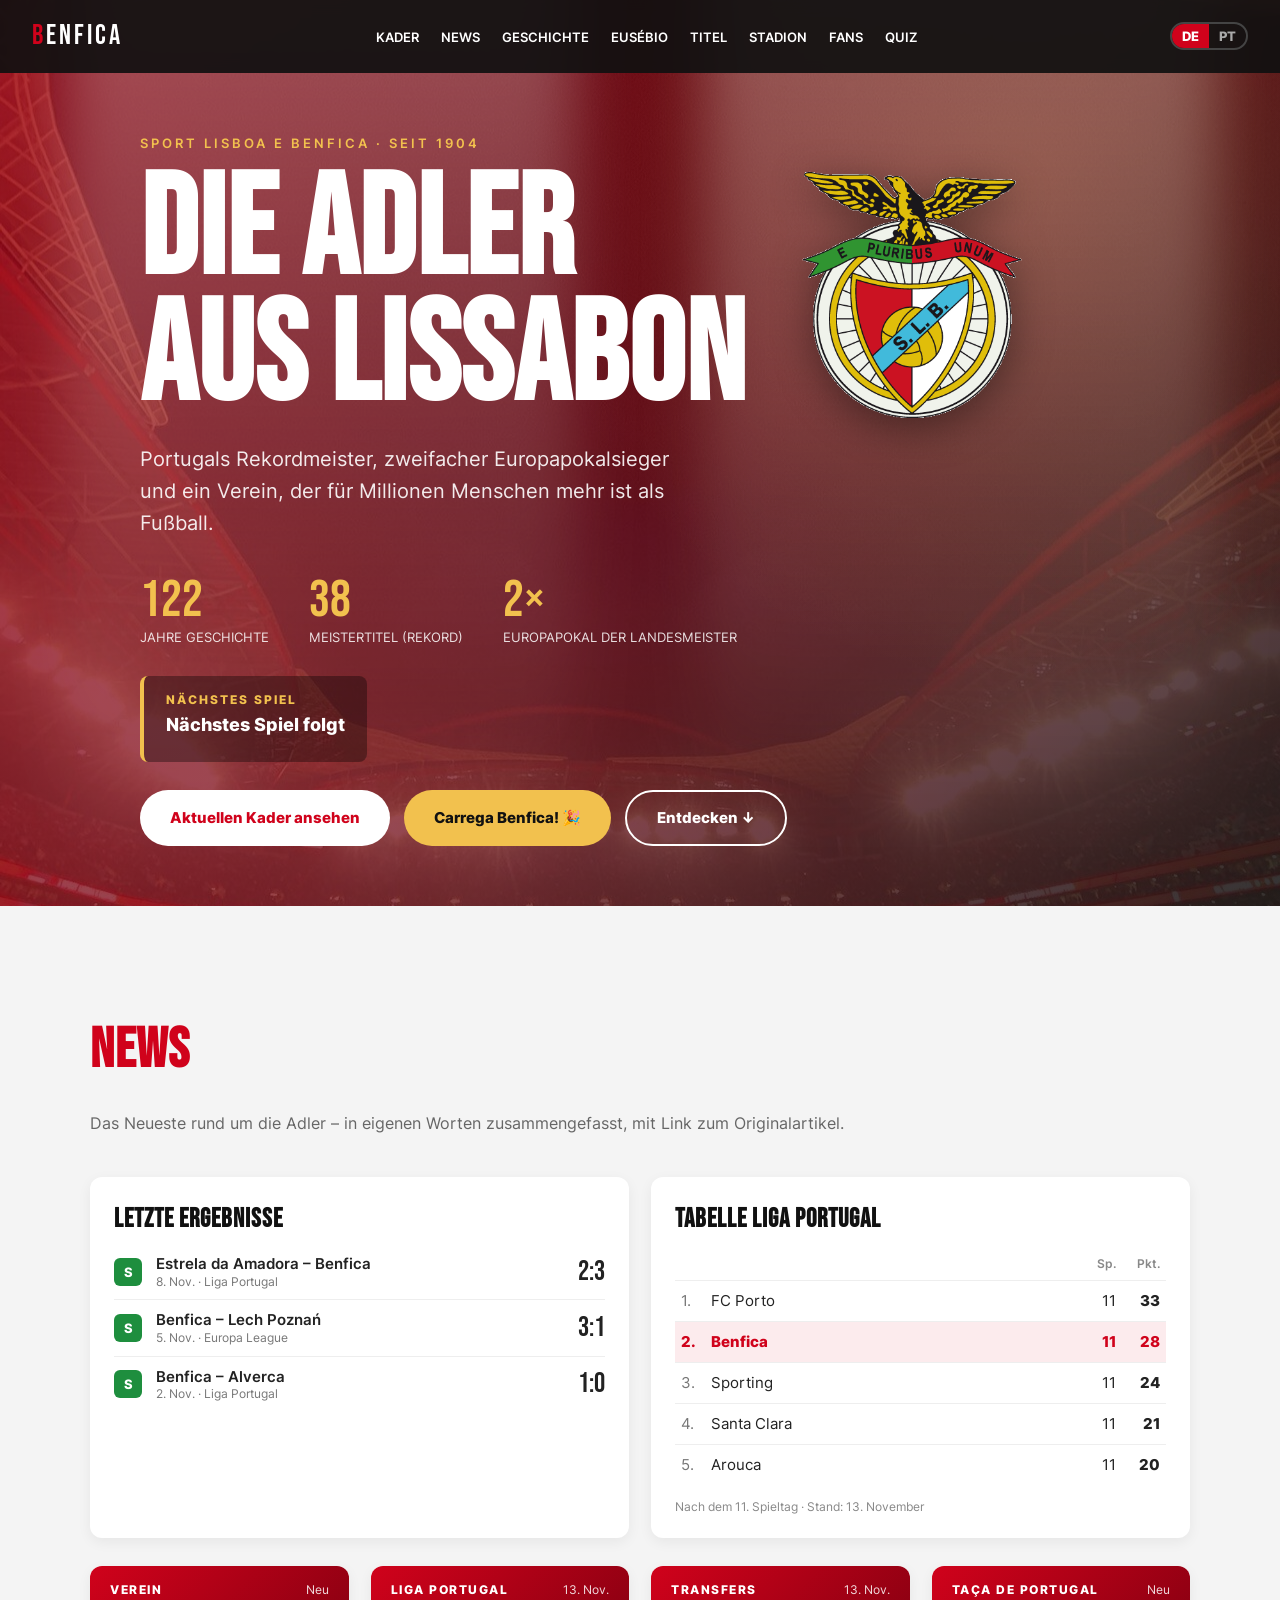
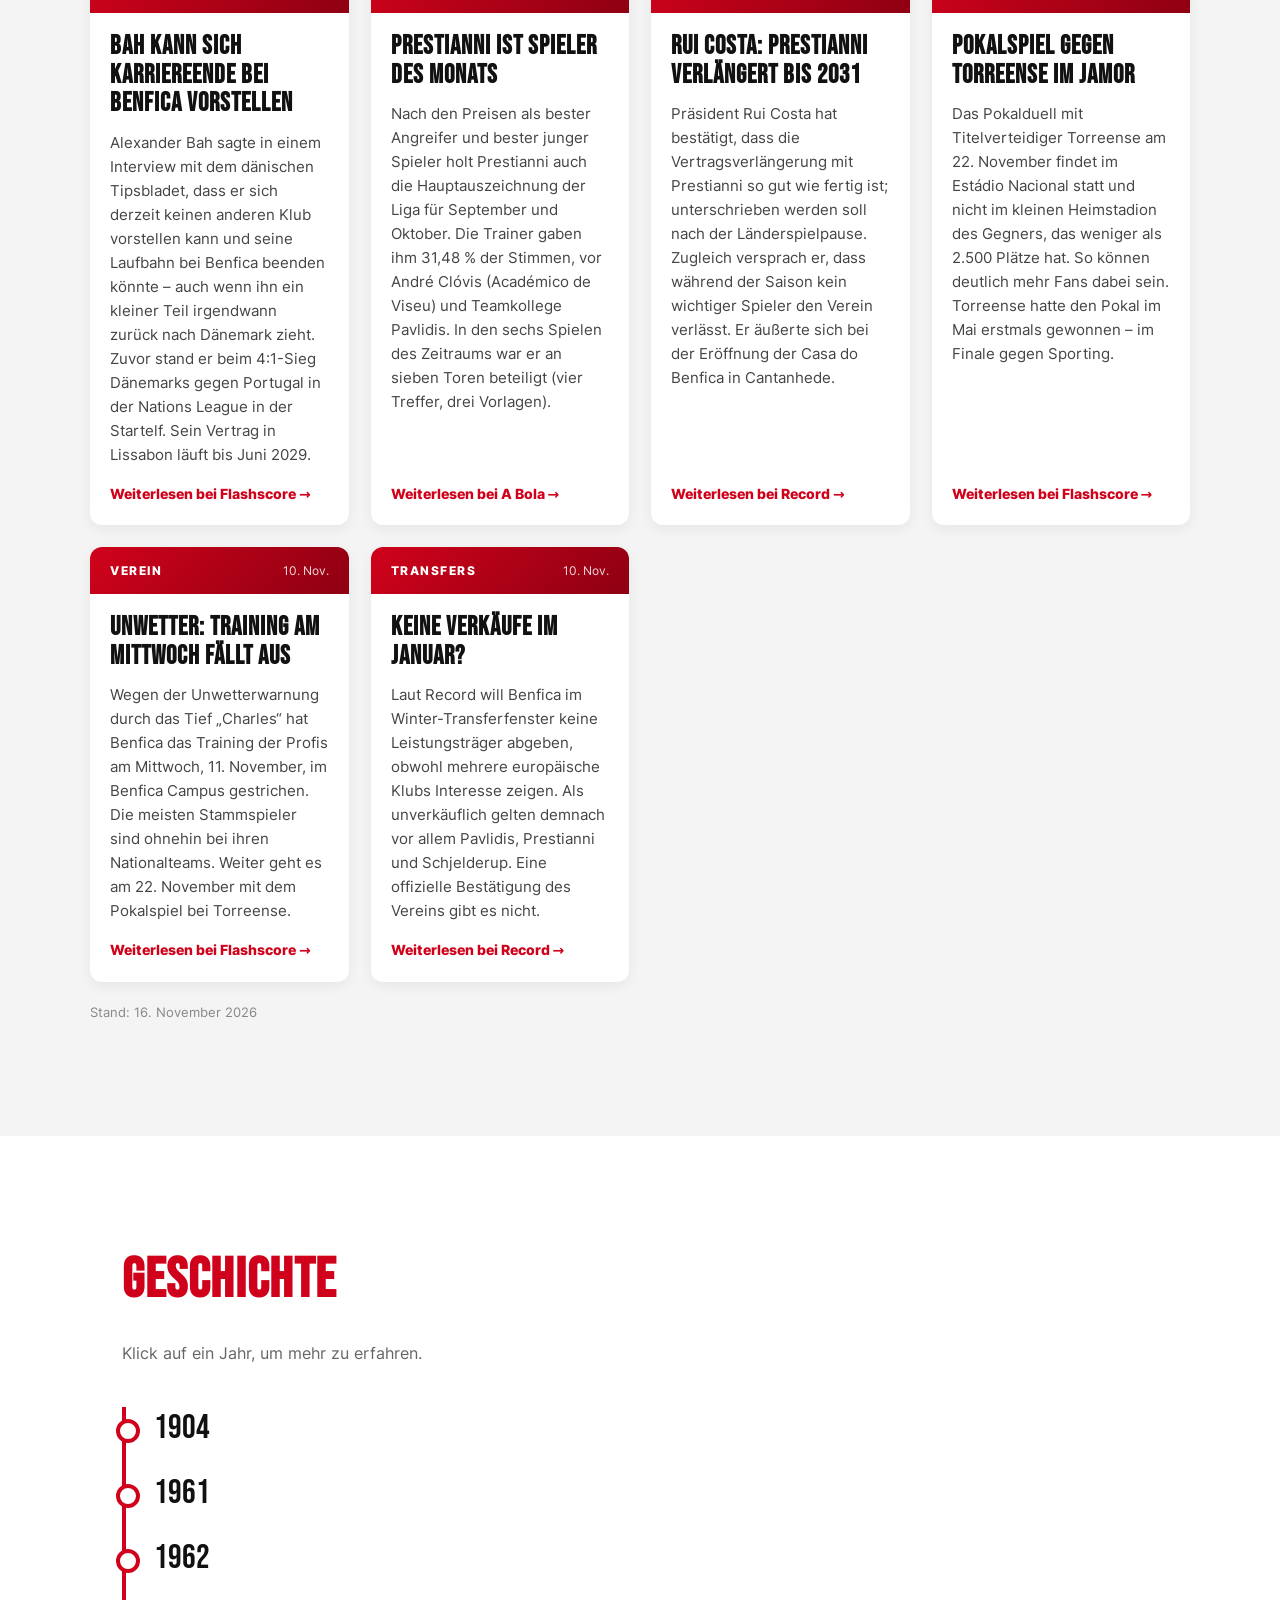
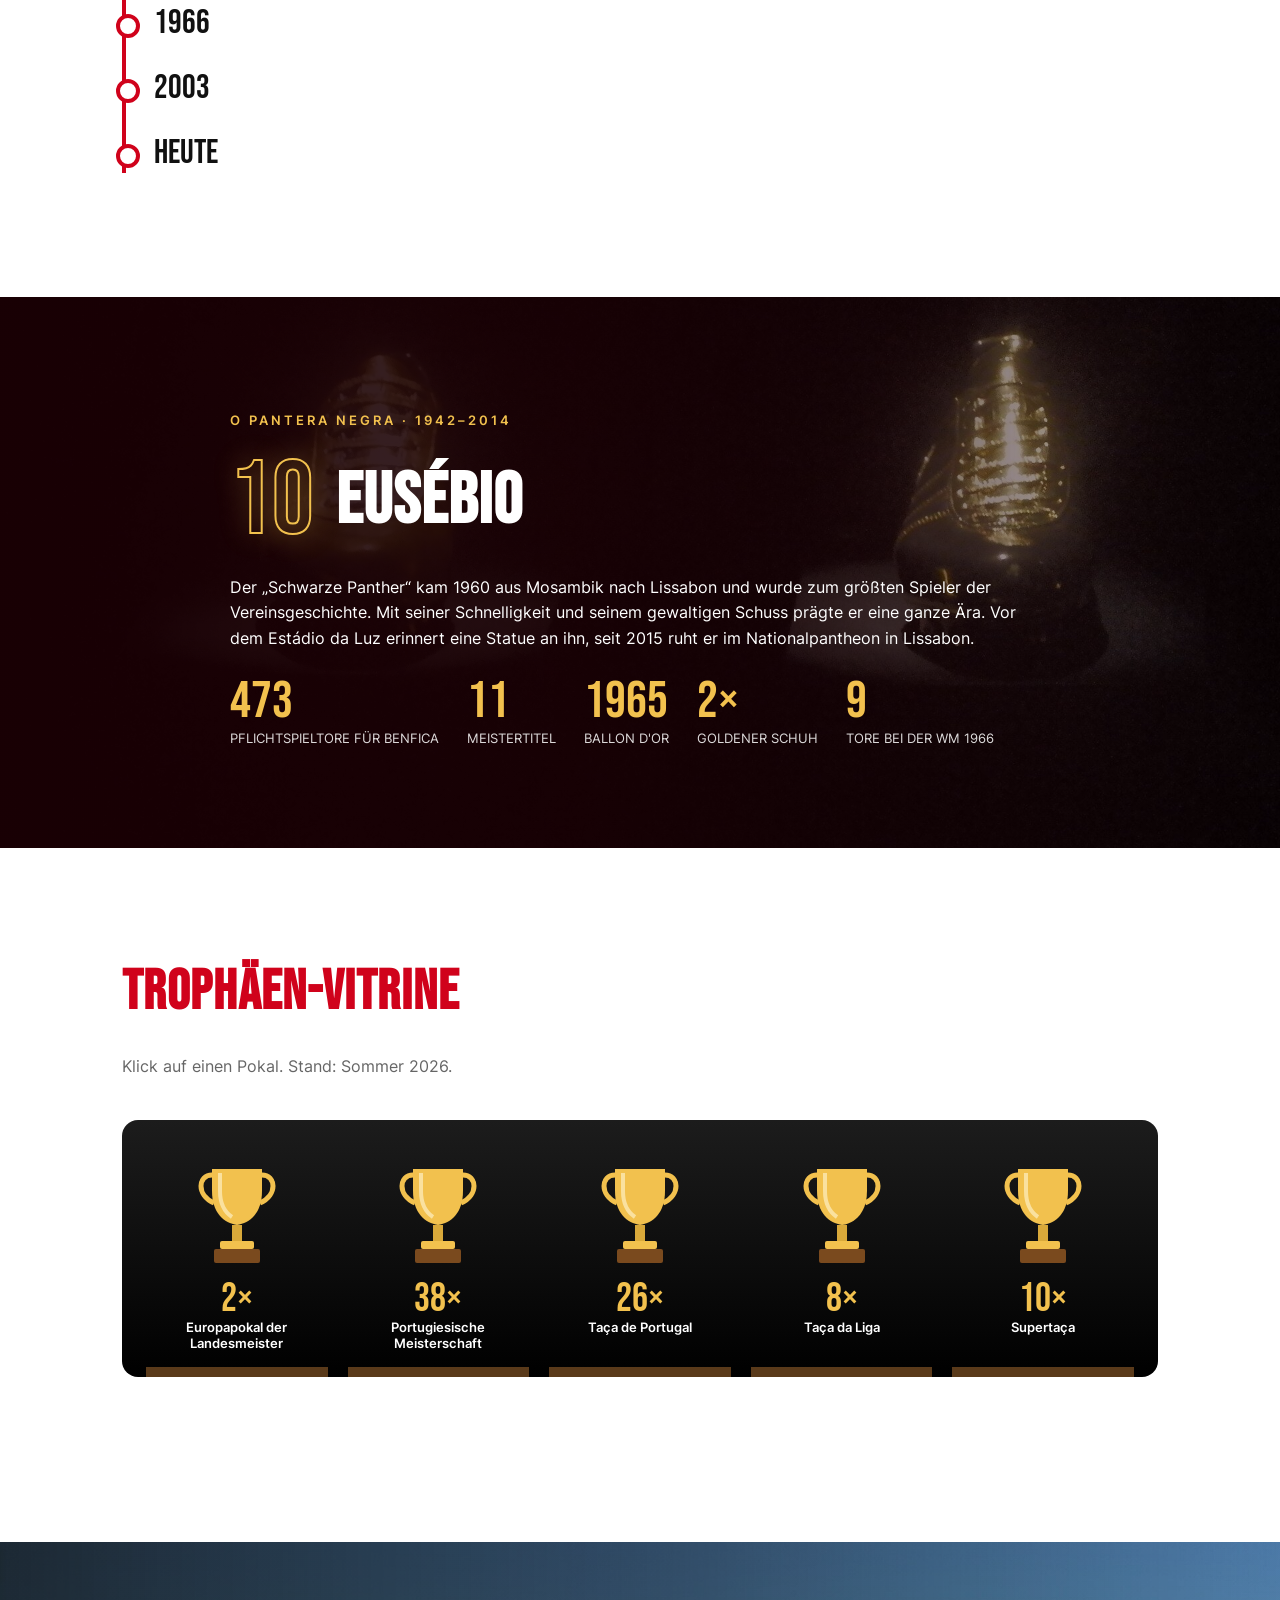
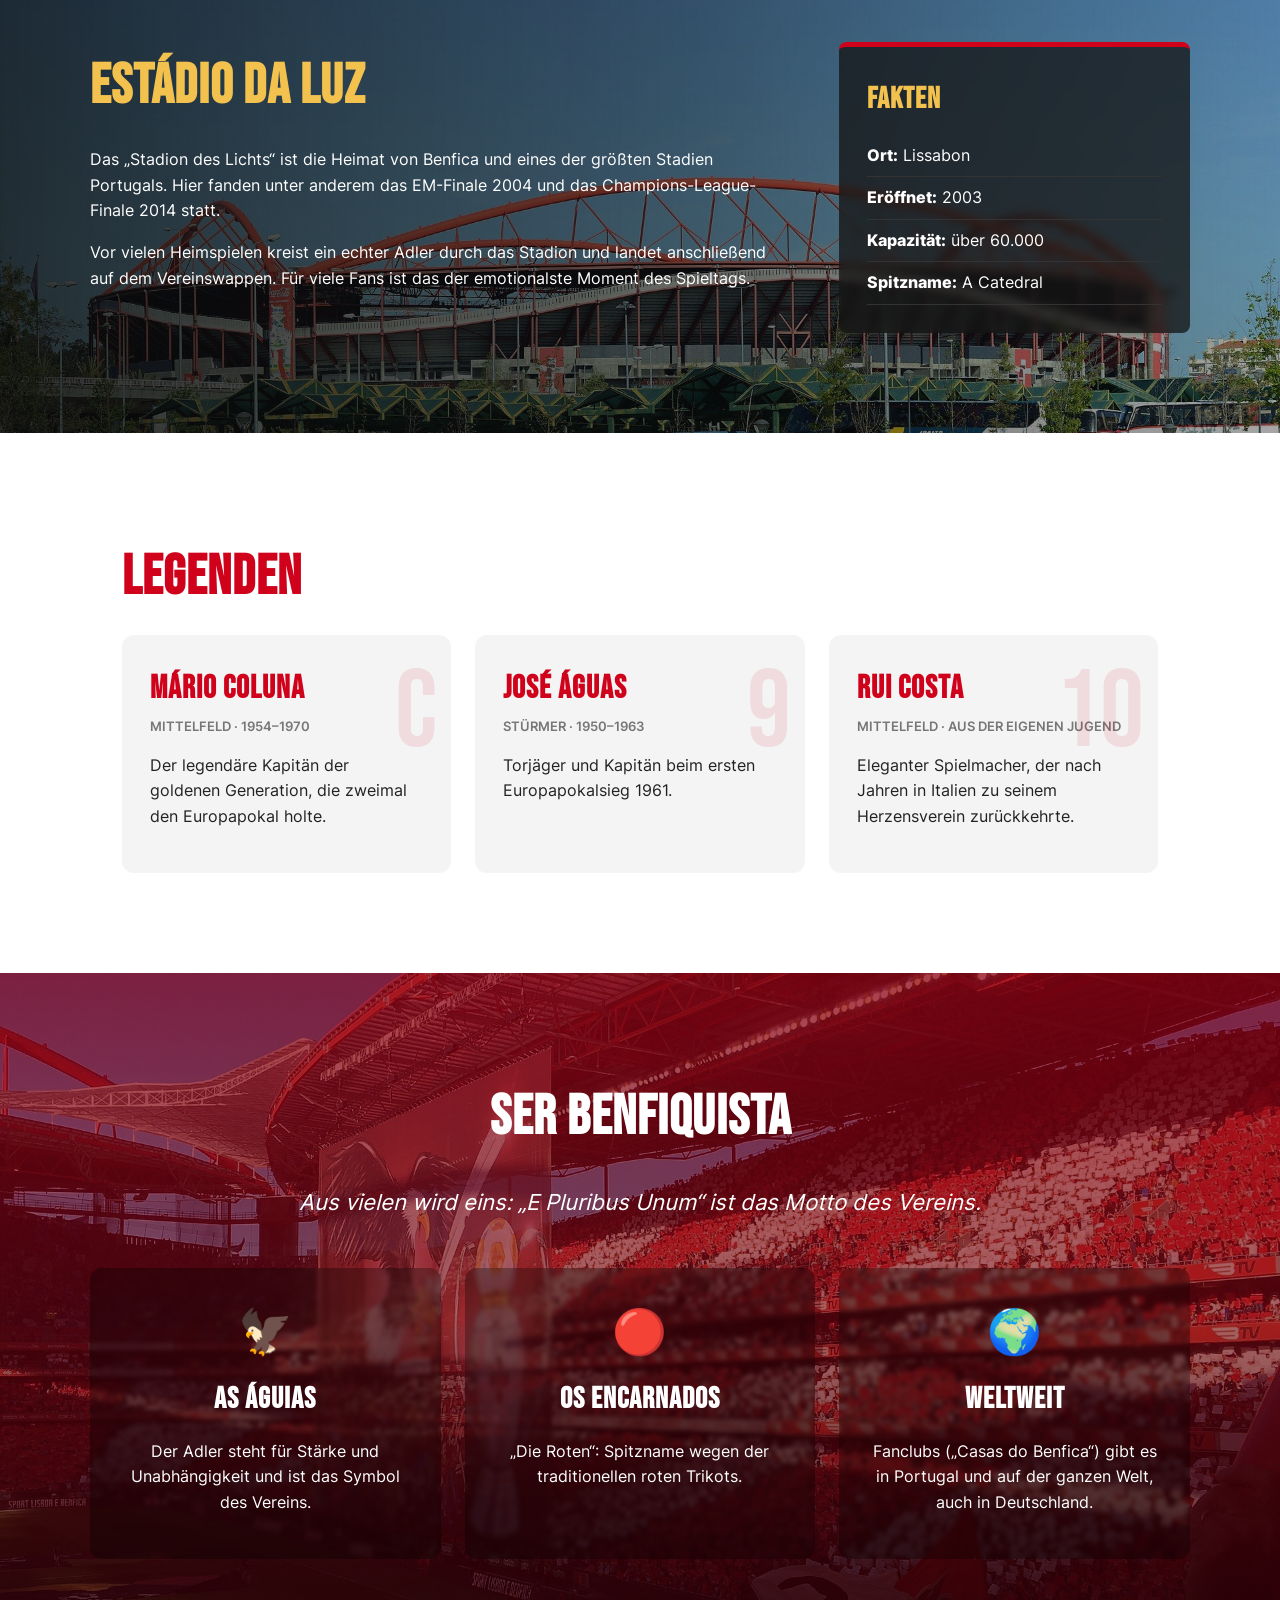
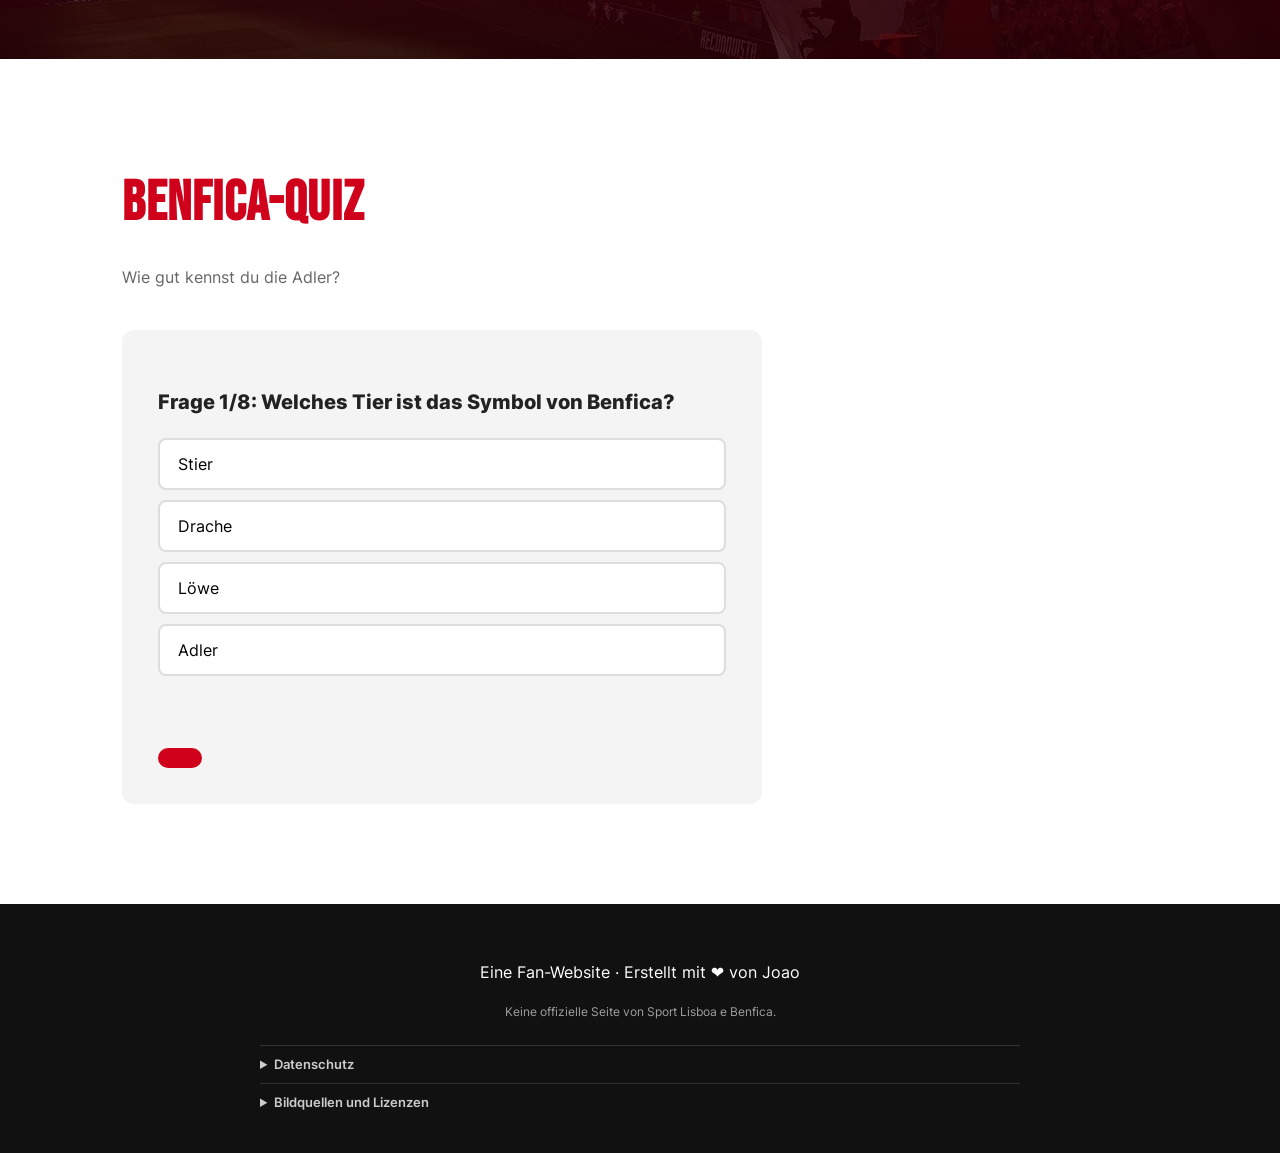
<file: index.html>
<!DOCTYPE html>
<html lang="de">
<head>
  <meta charset="UTF-8">
  <meta name="viewport" content="width=device-width, initial-scale=1.0">
  <title>Benfica – Die Adler aus Lissabon</title>
  <meta name="description" content="Fanseite über Benfica Lissabon: nächstes Spiel mit Countdown, News, Tabelle, Geschichte, Trophäen und Quiz.">
  <!-- Vorschau beim Teilen (WhatsApp, Instagram, X …) -->
  <meta property="og:type" content="website">
  <meta property="og:url" content="https://benfica-website.netlify.app/">
  <meta property="og:title" content="Benfica – Die Adler aus Lissabon">
  <meta property="og:description" content="Fanseite mit Countdown zum nächsten Spiel, News, Tabelle, Geschichte, Trophäen und Quiz.">
  <meta property="og:image" content="https://benfica-website.netlify.app/img/og.jpg">
  <meta property="og:image:width" content="1200">
  <meta property="og:image:height" content="630">
  <meta property="og:locale" content="de_DE">
  <meta name="twitter:card" content="summary_large_image">
  <!-- Schriften liegen lokal im Ordner fonts/ (keine Verbindung zu Google) -->
  <link rel="stylesheet" href="style.css">
</head>
<body>

  <!-- Konfetti-Leinwand -->
  <canvas id="konfetti"></canvas>

  <!-- Navigation -->
  <nav class="nav">
    <a href="#start" class="nav-logo">BENFICA</a>
    <ul class="nav-links">
      <li><a href="#" class="kader-oeffnen" data-i18n="nav_kader">Kader</a></li>
      <li><a href="#news">News</a></li>
      <li><a href="#geschichte" data-i18n="nav_geschichte">Geschichte</a></li>
      <li><a href="#eusebio">Eusébio</a></li>
      <li><a href="#titel" data-i18n="nav_titel">Titel</a></li>
      <li><a href="#stadion" data-i18n="nav_stadion">Stadion</a></li>
      <li><a href="#fans">Fans</a></li>
      <li><a href="#quiz">Quiz</a></li>
    </ul>
    <div class="nav-rechts">
      <div class="sprache">
        <button data-lang="de" class="aktiv">DE</button>
        <button data-lang="pt">PT</button>
      </div>
      <button class="nav-toggle" aria-label="Menü öffnen">☰</button>
    </div>
  </nav>

  <!-- Startbereich -->
  <header id="start" class="hero">
    <!-- Flutlicht-Strahlen -->
    <div class="flutlicht flutlicht-1"></div>
    <div class="flutlicht flutlicht-2"></div>

    <div class="hero-inner">
      <p class="hero-kicker" data-i18n="hero_kicker">Sport Lisboa e Benfica · seit 1904</p>
      <div class="titel-wrap">
        <!-- Historisches Wappen von 1930 (gemeinfrei, Quelle im Footer) -->
        <img class="hero-logo" src="img/wappen/1930.png" alt="" onerror="this.style.display='none'">
        <h1 data-i18n="hero_titel">Die Adler<br>aus Lissabon</h1>
      </div>
      <p class="hero-text" data-i18n="hero_text">Portugals Rekordmeister, zweifacher Europapokalsieger und ein Verein, der für Millionen Menschen mehr ist als Fußball.</p>

      <div class="hero-stats">
        <div class="stat"><span id="jahre" class="stat-zahl">120+</span><span class="stat-label" data-i18n="stat_jahre">Jahre Geschichte</span></div>
        <div class="stat"><span class="stat-zahl">38</span><span class="stat-label" data-i18n="stat_meister">Meistertitel (Rekord)</span></div>
        <div class="stat"><span class="stat-zahl">2×</span><span class="stat-label" data-i18n="stat_europa">Europapokal der Landesmeister</span></div>
      </div>

      <!-- Countdown -->
      <div class="countdown" id="countdown">
        <p class="countdown-titel" data-i18n="countdown_titel">Nächstes Spiel</p>
        <p class="countdown-spiel" id="countdown-spiel"></p>
        <div class="countdown-zahlen" id="countdown-zahlen"></div>
      </div>

      <div class="hero-buttons">
        <button class="btn kader-oeffnen" data-i18n="btn_kader">Aktuellen Kader ansehen</button>
        <button class="btn btn-gold" id="carrega">Carrega Benfica! 🎉</button>
        <a href="#geschichte" class="btn btn-outline" data-i18n="btn_entdecken">Entdecken ↓</a>
      </div>
    </div>
  </header>

  <main>

    <!-- News -->
    <section id="news" class="section-news">
      <div class="news-inner">
        <h2 class="section-title">News</h2>
        <p class="section-intro" data-i18n="news_intro">Das Neueste rund um die Adler – in eigenen Worten zusammengefasst, mit Link zum Originalartikel.</p>
        <!-- Saison: letzte Ergebnisse und Tabelle (Daten in script.js) -->
        <div class="saison-grid">
          <div class="saison-karte">
            <h3 data-i18n="ergebnisse_titel">Letzte Ergebnisse</h3>
            <ul class="ergebnis-liste" id="ergebnis-liste"></ul>
          </div>
          <div class="saison-karte">
            <h3 data-i18n="tabelle_titel">Tabelle Liga Portugal</h3>
            <table class="tabelle" id="tabelle"></table>
            <p class="tabelle-stand" id="tabelle-stand"></p>
          </div>
        </div>
        <div class="news-grid" id="news-grid"></div>
        <p class="news-stand" id="news-stand"></p>
      </div>
    </section>

    <!-- Geschichte -->
    <section id="geschichte" class="section">
      <h2 class="section-title" data-i18n="geschichte_titel">Geschichte</h2>
      <p class="section-intro" data-i18n="geschichte_intro">Klick auf ein Jahr, um mehr zu erfahren.</p>
      <div class="geschichte-grid">
      <div>
      <div class="timeline">
        <div class="timeline-item">
          <button class="timeline-year">1904</button>
          <div class="timeline-text" data-i18n="tl_1904">Am 28. Februar 1904 wird der Verein in Lissabon gegründet, zunächst unter dem Namen Sport Lisboa. Wenige Jahre später folgt die Fusion zum Sport Lisboa e Benfica.</div>
        </div>
        <div class="timeline-item">
          <button class="timeline-year">1961</button>
          <div class="timeline-text" data-i18n="tl_1961">Benfica gewinnt im Finale in Bern gegen den FC Barcelona den Europapokal der Landesmeister und beendet damit die Vorherrschaft von Real Madrid.</div>
        </div>
        <div class="timeline-item">
          <button class="timeline-year">1962</button>
          <div class="timeline-text" data-i18n="tl_1962">Titelverteidigung: In Amsterdam schlägt Benfica Real Madrid mit 5:3. Der junge Eusébio trifft im Finale doppelt.</div>
        </div>
        <div class="timeline-item">
          <button class="timeline-year">1966</button>
          <div class="timeline-text" data-i18n="tl_1966">Eusébio wird bei der WM in England mit Portugal Dritter und Torschützenkönig des Turniers. Er wird zum ersten großen Weltstar des Vereins.</div>
        </div>
        <div class="timeline-item">
          <button class="timeline-year">2003</button>
          <div class="timeline-text" data-i18n="tl_2003">Das neue Estádio da Luz wird eröffnet. Ein Jahr später ist es Schauplatz des EM-Finales 2004.</div>
        </div>
        <div class="timeline-item">
          <button class="timeline-year" data-i18n="tl_heute_jahr">Heute</button>
          <div class="timeline-text" data-i18n="tl_heute">Benfica gehört zu den Vereinen mit den meisten Mitgliedern weltweit und ist bekannt für seine starke Nachwuchsakademie in Seixal.</div>
        </div>
      </div>
      </div>

      </div>
    </section>

    <!-- Eusébio -->
    <section id="eusebio" class="section-eusebio">
      <div class="eusebio-inner">
        <div class="eusebio-text">
          <p class="hero-kicker" data-i18n="eu_kicker">O Pantera Negra · 1942–2014</p>
          <div class="eusebio-kopf"><span class="eusebio-nummer">10</span><h2>Eusébio</h2></div>
          <p data-i18n="eu_text">Der „Schwarze Panther“ kam 1960 aus Mosambik nach Lissabon und wurde zum größten Spieler der Vereinsgeschichte. Mit seiner Schnelligkeit und seinem gewaltigen Schuss prägte er eine ganze Ära. Vor dem Estádio da Luz erinnert eine Statue an ihn, seit 2015 ruht er im Nationalpantheon in Lissabon.</p>
          <div class="eusebio-stats">
            <div><span class="stat-zahl">473</span><span class="stat-label" data-i18n="eu_tore">Pflichtspieltore für Benfica</span></div>
            <div><span class="stat-zahl">11</span><span class="stat-label" data-i18n="eu_meister">Meistertitel</span></div>
            <div><span class="stat-zahl">1965</span><span class="stat-label">Ballon d'Or</span></div>
            <div><span class="stat-zahl">2×</span><span class="stat-label" data-i18n="eu_schuh">Goldener Schuh</span></div>
            <div><span class="stat-zahl">9</span><span class="stat-label" data-i18n="eu_wm">Tore bei der WM 1966</span></div>
          </div>
        </div>
      </div>
    </section>

    <!-- Trophäen-Vitrine -->
    <section id="titel" class="section">
      <h2 class="section-title" data-i18n="titel_titel">Trophäen-Vitrine</h2>
      <p class="section-intro" data-i18n="titel_intro">Klick auf einen Pokal. Stand: Sommer 2026.</p>
      <div class="vitrine" id="vitrine"></div>
      <p class="pokal-info" id="pokal-info"></p>
    </section>

    <!-- Stadion -->
    <section id="stadion" class="section section-dark">
      <div class="split">
        <div>
          <h2 class="section-title">Estádio da Luz</h2>
          <p data-i18n="stadion_1">Das „Stadion des Lichts“ ist die Heimat von Benfica und eines der größten Stadien Portugals. Hier fanden unter anderem das EM-Finale 2004 und das Champions-League-Finale 2014 statt.</p>
          <p data-i18n="stadion_2">Vor vielen Heimspielen kreist ein echter Adler durch das Stadion und landet anschließend auf dem Vereinswappen. Für viele Fans ist das der emotionalste Moment des Spieltags.</p>
        </div>
        <div class="fakten-box">
          <h3 data-i18n="fakten">Fakten</h3>
          <ul>
            <li><strong data-i18n="f_ort">Ort:</strong> Lissabon</li>
            <li><strong data-i18n="f_eroeffnet">Eröffnet:</strong> 2003</li>
            <li><strong data-i18n="f_kap">Kapazität:</strong> <span data-i18n="f_kap_wert">über 60.000</span></li>
            <li><strong data-i18n="f_spitz">Spitzname:</strong> A Catedral</li>
          </ul>
        </div>
      </div>
    </section>

    <!-- Legenden -->
    <section id="legenden" class="section">
      <h2 class="section-title" data-i18n="legenden_titel">Legenden</h2>
      <div class="karten">
        <article class="karte">
          <span class="karte-nummer">C</span>
          <h3>Mário Coluna</h3>
          <p class="karte-rolle" data-i18n="leg_coluna_rolle">Mittelfeld · 1954–1970</p>
          <p data-i18n="leg_coluna">Der legendäre Kapitän der goldenen Generation, die zweimal den Europapokal holte.</p>
        </article>
        <article class="karte">
          <span class="karte-nummer">9</span>
          <h3>José Águas</h3>
          <p class="karte-rolle" data-i18n="leg_aguas_rolle">Stürmer · 1950–1963</p>
          <p data-i18n="leg_aguas">Torjäger und Kapitän beim ersten Europapokalsieg 1961.</p>
        </article>
        <article class="karte">
          <span class="karte-nummer">10</span>
          <h3>Rui Costa</h3>
          <p class="karte-rolle" data-i18n="leg_rui_rolle">Mittelfeld · aus der eigenen Jugend</p>
          <p data-i18n="leg_rui">Eleganter Spielmacher, der nach Jahren in Italien zu seinem Herzensverein zurückkehrte.</p>
        </article>
      </div>
    </section>

    <!-- Fans mit Choreo -->
    <section id="fans" class="section-rot choreo">
      <div class="fans-inner">
        <h2 class="section-title">Ser Benfiquista</h2>
        <p class="zitat" data-i18n="fans_zitat">Aus vielen wird eins: „E Pluribus Unum“ ist das Motto des Vereins.</p>
        <div class="fan-grid">
          <div class="fan-item"><span>🦅</span><h3>As Águias</h3><p data-i18n="fan_aguias">Der Adler steht für Stärke und Unabhängigkeit und ist das Symbol des Vereins.</p></div>
          <div class="fan-item"><span>🔴</span><h3>Os Encarnados</h3><p data-i18n="fan_encarnados">„Die Roten“: Spitzname wegen der traditionellen roten Trikots.</p></div>
          <div class="fan-item"><span>🌍</span><h3 data-i18n="fan_welt_titel">Weltweit</h3><p data-i18n="fan_welt">Fanclubs („Casas do Benfica“) gibt es in Portugal und auf der ganzen Welt, auch in Deutschland.</p></div>
        </div>
      </div>
    </section>

    <!-- Quiz -->
    <section id="quiz" class="section">
      <h2 class="section-title" data-i18n="quiz_titel">Benfica-Quiz</h2>
      <p class="section-intro" data-i18n="quiz_intro">Wie gut kennst du die Adler?</p>
      <div class="quiz-box">
        <p id="quiz-frage" class="quiz-frage"></p>
        <div id="quiz-antworten" class="quiz-antworten"></div>
        <p id="quiz-feedback" class="quiz-feedback"></p>
        <button id="quiz-weiter" class="btn btn-klein" hidden></button>
      </div>
    </section>

  </main>

  <!-- Kader-Fenster -->
  <div id="kader-modal" class="modal" hidden>
    <div class="modal-inhalt">
      <button class="modal-schliessen" aria-label="Schließen">✕</button>
      <h2 class="section-title" data-i18n="kader_titel">Kader 2026/27</h2>
      <p class="kader-stand" data-i18n="kader_stand">Trainer: Marco Silva · Stand: Herbst 2026</p>
      <p class="kader-favorit" id="kader-favorit"></p>
      <div id="kader-liste"></div>
    </div>
  </div>

  <footer class="footer">
    <p data-i18n="footer_1">Eine Fan-Website · Erstellt mit ❤️ von Joao</p>
    <p class="footer-klein" data-i18n="footer_2">Keine offizielle Seite von Sport Lisboa e Benfica.</p>

    <!-- Rechtliche Hinweise zum Aufklappen -->
    <div class="footer-rechtliches">
      <details id="datenschutz">
        <summary data-i18n="ds_titel">Datenschutz</summary>
        <div data-i18n="ds_text">
          <p><strong>Verantwortlich</strong> für die Datenverarbeitung auf dieser Seite ist der Betreiber dieser Fanseite. Name und Kontaktdaten werden in Kürze im Impressum ergänzt.</p>
          <p><strong>Was diese Seite nicht macht:</strong> keine Cookies, keine Analyse- oder Tracking-Dienste, keine Werbung, keine Kontaktformulare, keine eingebetteten Videos oder Social-Media-Inhalte. Schriften und Bilder werden direkt von dieser Seite geladen, es gibt keine Verbindung zu Google Fonts oder anderen Drittanbietern.</p>
          <p><strong>Hosting und Server-Logdateien:</strong> Die Seite liegt bei Netlify, Inc. (USA) und als Artifact auf claude.ai bei Anthropic PBC (USA). Beim Aufruf verarbeitet der jeweilige Anbieter technisch notwendige Daten, vor allem IP-Adresse, Datum und Uhrzeit, aufgerufene Datei, Browser und Betriebssystem. Das ist nötig, um die Seite auszuliefern und sicher zu betreiben. Rechtsgrundlage ist mein berechtigtes Interesse an einem funktionierenden Angebot (Art. 6 Abs. 1 lit. f DSGVO). Dabei können Daten in die USA übermittelt werden. Welche Garantien die Anbieter dafür vorsehen, zum Beispiel EU-Standardvertragsklauseln oder das EU-US Data Privacy Framework, steht in den Datenschutzhinweisen von <a href="https://www.netlify.com/privacy/" target="_blank" rel="noopener">Netlify</a> und <a href="https://www.anthropic.com/legal/privacy" target="_blank" rel="noopener">Anthropic</a>.</p>
          <p><strong>Speicher im Browser:</strong> Wenn du die Sprache wechselst oder einen Lieblingsspieler markierst, wird diese Auswahl im Speicher deines Browsers abgelegt (localStorage), damit sie beim nächsten Besuch noch da ist. Die Angaben verlassen dein Gerät nicht und werden von mir nicht ausgewertet. Das ist für diese von dir gewünschte Funktion unbedingt erforderlich (§ 25 Abs. 2 Nr. 2 TDDDG). Du kannst die Daten jederzeit über die Einstellungen deines Browsers löschen.</p>
          <p><strong>Links zu anderen Seiten:</strong> Die News verlinken auf Artikel von Nachrichtenseiten. Erst wenn du einen Link anklickst, wird die fremde Seite geladen. Dort gelten deren Datenschutzbestimmungen.</p>
          <p><strong>Deine Rechte:</strong> Du hast das Recht auf Auskunft, Berichtigung, Löschung und Einschränkung der Verarbeitung, auf Datenübertragbarkeit sowie auf Widerspruch gegen die Verarbeitung (Art. 15 bis 21 DSGVO). Außerdem kannst du dich bei einer Datenschutz-Aufsichtsbehörde beschweren (Art. 77 DSGVO).</p>
        </div>
      </details>
      <details id="bildquellen">
        <summary data-i18n="bq_titel">Bildquellen und Lizenzen</summary>
        <div data-i18n="bq_text">
          <ul>
            <li><strong>Startbild:</strong> „<a href="https://commons.wikimedia.org/wiki/File:Estadio_Da_Luz_Benfica.jpg" target="_blank" rel="noopener">Estadio Da Luz Benfica</a>“ von 4theliberty, Wikimedia Commons, <a href="https://creativecommons.org/publicdomain/zero/1.0/deed.de" target="_blank" rel="noopener">CC0 1.0</a> (gemeinfrei).</li>
            <li><strong>Stadion:</strong> „<a href="https://commons.wikimedia.org/wiki/File:Estadio_Benfica_April_2013-1.jpg" target="_blank" rel="noopener">Estadio Benfica April 2013-1</a>“ von Alvesgaspar, Wikimedia Commons, <a href="https://creativecommons.org/licenses/by-sa/3.0/deed.de" target="_blank" rel="noopener">CC BY-SA 3.0</a>. Verkleinert und abgedunkelt.</li>
            <li><strong>Eusébio:</strong> „<a href="https://commons.wikimedia.org/wiki/File:Eus%C3%A9bio%27s_European_Golden_Shoes_at_Museu_Cosme_Dami%C3%A3o.JPG" target="_blank" rel="noopener">Eusébio's European Golden Shoes at Museu Cosme Damião</a>“ von Threeohsix, Wikimedia Commons, <a href="https://creativecommons.org/licenses/by-sa/4.0/deed.de" target="_blank" rel="noopener">CC BY-SA 4.0</a>. Verkleinert und abgedunkelt.</li>
            <li><strong>Fans und Vorschaubild zum Teilen:</strong> „<a href="https://commons.wikimedia.org/wiki/File:The_Da_Luz_Stadium_before_a_game_between_SL_Benfica_and_FC_Porto.jpg" target="_blank" rel="noopener">The Da Luz Stadium before a game between SL Benfica and FC Porto</a>“ von Vincenzo.togni, Wikimedia Commons, <a href="https://creativecommons.org/licenses/by-sa/4.0/deed.de" target="_blank" rel="noopener">CC BY-SA 4.0</a>. Verkleinert und rot eingefärbt, im Vorschaubild mit Text und Wappen kombiniert. Die bearbeiteten Bilder stehen ebenfalls unter CC BY-SA 4.0.</li>
            <li><strong>Historisches Wappen von 1930</strong> (Startbereich und Vorschaubild): gemeinfrei, da der Urheber vor über 70 Jahren gestorben ist. Quelle: <a href="https://commons.wikimedia.org/wiki/File:Emblema_Benfica_1930_(Sem_fundo).png" target="_blank" rel="noopener">Wikimedia Commons</a>.</li>
            <li><strong>Selbst gestaltet:</strong> Pokale und Trikots.</li>
            <li><strong>Schriften:</strong> Inter und Bebas Neue unter der SIL Open Font License 1.1 (Lizenztexte: <a href="fonts/OFL-Inter.txt" target="_blank" rel="noopener">Inter</a>, <a href="fonts/OFL-BebasNeue.txt" target="_blank" rel="noopener">Bebas Neue</a>).</li>
            <li><strong>Texte:</strong> Die News sind eigene Zusammenfassungen. Die Rechte an den Originalartikeln liegen bei den verlinkten Medien.</li>
          </ul>
          <p>Der Name „Benfica“ und das Vereinswappen sind Marken von Sport Lisboa e Benfica. Sie werden hier nur genutzt, um den Verein zu benennen. Wer Rechte an Inhalten dieser Seite hat und eine Änderung wünscht, kann sich jederzeit beim Betreiber melden.</p>
        </div>
      </details>
    </div>
  </footer>

  <script src="script.js"></script>
</body>
</html>
</file>
<file: style.css>
/* ===== Schriften (lokal, keine Verbindung zu Google) ===== */
@font-face { font-family: "Bebas Neue"; font-style: normal; font-weight: 400; font-display: swap;
  src: url("fonts/bebas-neue-latin-400-normal.woff2") format("woff2");
  unicode-range: U+0000-00FF, U+0131, U+0152-0153, U+02BB-02BC, U+02C6, U+02DA, U+02DC, U+0304, U+0308, U+0329, U+2000-206F, U+2074, U+20AC, U+2122, U+2191, U+2193, U+2212, U+2215, U+FEFF, U+FFFD; }
@font-face { font-family: "Bebas Neue"; font-style: normal; font-weight: 400; font-display: swap;
  src: url("fonts/bebas-neue-latin-ext-400-normal.woff2") format("woff2");
  unicode-range: U+0100-02AF, U+0304, U+0308, U+0329, U+1E00-1E9F, U+1EF2-1EFF, U+2020, U+20A0-20AB, U+20AD-20CF, U+2113, U+2C60-2C7F, U+A720-A7FF; }
@font-face { font-family: "Inter"; font-style: normal; font-weight: 400; font-display: swap;
  src: url("fonts/inter-latin-400-normal.woff2") format("woff2");
  unicode-range: U+0000-00FF, U+0131, U+0152-0153, U+02BB-02BC, U+02C6, U+02DA, U+02DC, U+0304, U+0308, U+0329, U+2000-206F, U+2074, U+20AC, U+2122, U+2191, U+2193, U+2212, U+2215, U+FEFF, U+FFFD; }
@font-face { font-family: "Inter"; font-style: normal; font-weight: 400; font-display: swap;
  src: url("fonts/inter-latin-ext-400-normal.woff2") format("woff2");
  unicode-range: U+0100-02AF, U+0304, U+0308, U+0329, U+1E00-1E9F, U+1EF2-1EFF, U+2020, U+20A0-20AB, U+20AD-20CF, U+2113, U+2C60-2C7F, U+A720-A7FF; }
@font-face { font-family: "Inter"; font-style: normal; font-weight: 600; font-display: swap;
  src: url("fonts/inter-latin-600-normal.woff2") format("woff2");
  unicode-range: U+0000-00FF, U+0131, U+0152-0153, U+02BB-02BC, U+02C6, U+02DA, U+02DC, U+0304, U+0308, U+0329, U+2000-206F, U+2074, U+20AC, U+2122, U+2191, U+2193, U+2212, U+2215, U+FEFF, U+FFFD; }
@font-face { font-family: "Inter"; font-style: normal; font-weight: 600; font-display: swap;
  src: url("fonts/inter-latin-ext-600-normal.woff2") format("woff2");
  unicode-range: U+0100-02AF, U+0304, U+0308, U+0329, U+1E00-1E9F, U+1EF2-1EFF, U+2020, U+20A0-20AB, U+20AD-20CF, U+2113, U+2C60-2C7F, U+A720-A7FF; }
@font-face { font-family: "Inter"; font-style: normal; font-weight: 800; font-display: swap;
  src: url("fonts/inter-latin-800-normal.woff2") format("woff2");
  unicode-range: U+0000-00FF, U+0131, U+0152-0153, U+02BB-02BC, U+02C6, U+02DA, U+02DC, U+0304, U+0308, U+0329, U+2000-206F, U+2074, U+20AC, U+2122, U+2191, U+2193, U+2212, U+2215, U+FEFF, U+FFFD; }
@font-face { font-family: "Inter"; font-style: normal; font-weight: 800; font-display: swap;
  src: url("fonts/inter-latin-ext-800-normal.woff2") format("woff2");
  unicode-range: U+0100-02AF, U+0304, U+0308, U+0329, U+1E00-1E9F, U+1EF2-1EFF, U+2020, U+20A0-20AB, U+20AD-20CF, U+2113, U+2C60-2C7F, U+A720-A7FF; }

/* ===== Grundlagen ===== */
:root {
  --rot: #d0021b;
  --rot-dunkel: #8e0012;
  --gold: #f2c14e;
  --schwarz: #111111;
  --grau: #f4f4f4;
  --text: #222222;
}

* { box-sizing: border-box; }
html { scroll-behavior: smooth; }
body { margin: 0; font-family: "Inter", system-ui, sans-serif; color: var(--text); line-height: 1.6; }
h1, h2, h3 { font-family: "Bebas Neue", sans-serif; letter-spacing: 1px; margin: 0 0 12px; }

#konfetti { position: fixed; inset: 0; width: 100%; height: 100%; pointer-events: none; z-index: 500; }

/* ===== Navigation ===== */
.nav {
  position: fixed; top: 0; left: 0; right: 0; z-index: 100;
  display: flex; align-items: center; justify-content: space-between; gap: 20px;
  padding: 14px 32px;
  background: rgba(17, 17, 17, 0.92);
  backdrop-filter: blur(6px);
}
.nav-logo { font-family: "Bebas Neue"; font-size: 28px; color: white; text-decoration: none; letter-spacing: 3px; }
.nav-logo::first-letter { color: var(--rot); }
.nav-links { list-style: none; display: flex; gap: 22px; margin: 0; padding: 0; }
.nav-links a { color: white; text-decoration: none; font-weight: 600; font-size: 13px; text-transform: uppercase; }
.nav-links a:hover { color: var(--gold); }
.nav-rechts { display: flex; align-items: center; gap: 12px; }
.sprache { display: flex; border: 2px solid #444; border-radius: 20px; overflow: hidden; }
.sprache button { background: none; border: none; color: #aaa; font-weight: 800; padding: 4px 10px; cursor: pointer; font-family: inherit; }
.sprache button.aktiv { background: var(--rot); color: white; }
.nav-toggle { display: none; background: none; border: none; color: white; font-size: 26px; cursor: pointer; }

/* ===== Startbereich ===== */
.hero {
  position: relative; overflow: hidden;
  min-height: 100vh;
  display: flex; align-items: center;
  padding: 120px 32px 60px;
  color: white;
  /* Foto vom Spielertunnel, rot getönt, damit der Text lesbar bleibt */
  background:
    radial-gradient(circle at 80% 20%, rgba(242, 193, 78, 0.18), transparent 40%),
    linear-gradient(135deg, rgba(160, 0, 20, 0.82) 0%, rgba(110, 0, 14, 0.72) 55%, rgba(17, 17, 17, 0.85) 100%),
    url("img/hero.jpg") center 40% / cover no-repeat,
    var(--rot-dunkel);
}
.hero-inner { position: relative; z-index: 2; max-width: 1000px; margin: 0 auto; width: 100%; }
.hero-kicker { text-transform: uppercase; letter-spacing: 3px; font-size: 13px; color: var(--gold); font-weight: 600; }
.hero h1 { font-size: clamp(64px, 12vw, 140px); line-height: 0.9; }
.hero-text { font-size: 20px; max-width: 560px; opacity: 0.9; }
.hero-stats { display: flex; flex-wrap: wrap; gap: 40px; margin: 36px 0 28px; }
.stat { display: flex; flex-direction: column; }
.stat-zahl { font-family: "Bebas Neue"; font-size: 52px; color: var(--gold); line-height: 1; }
.stat-label { font-size: 13px; text-transform: uppercase; opacity: 0.85; }

/* Flutlicht */
.flutlicht {
  position: absolute; top: -20%; width: 40%; height: 160%; z-index: 1;
  background: linear-gradient(to bottom, rgba(255, 255, 240, 0.35), transparent 70%);
  filter: blur(30px); mix-blend-mode: screen; pointer-events: none;
  transform-origin: top center;
}
.flutlicht-1 { left: 5%; animation: schwenken 9s ease-in-out infinite alternate; }
.flutlicht-2 { right: 5%; animation: schwenken 11s ease-in-out infinite alternate-reverse; }
@keyframes schwenken { from { transform: rotate(-25deg); } to { transform: rotate(25deg); } }

/* Logo rechts neben dem Titel */
.titel-wrap { display: flex; align-items: center; gap: clamp(16px, 3vw, 40px); }
.titel-wrap h1 { margin: 0; }
.hero-logo {
  flex: none; order: 2; height: clamp(110px, 20vw, 280px); width: auto;
  filter: drop-shadow(0 10px 20px rgba(0, 0, 0, 0.4)); pointer-events: none;
}


/* Countdown */
.countdown {
  display: inline-block; background: rgba(0, 0, 0, 0.35); border-left: 4px solid var(--gold);
  padding: 14px 22px; border-radius: 8px; margin-bottom: 28px;
}
.countdown-titel { margin: 0; font-size: 12px; text-transform: uppercase; letter-spacing: 2px; color: var(--gold); font-weight: 800; }
.countdown-spiel { margin: 2px 0 8px; font-weight: 800; font-size: 18px; }
.countdown-zahlen { display: flex; gap: 18px; }
.countdown-zahlen div { text-align: center; }
.countdown-zahlen span { display: block; font-family: "Bebas Neue"; font-size: 38px; line-height: 1; }
.countdown-zahlen small { font-size: 11px; text-transform: uppercase; opacity: 0.8; }

/* Buttons */
.hero-buttons { display: flex; flex-wrap: wrap; gap: 14px; }
.btn {
  display: inline-block; background: white; color: var(--rot);
  padding: 14px 30px; border-radius: 40px; border: none;
  font-weight: 800; font-size: 15px; font-family: inherit; text-decoration: none; cursor: pointer;
  transition: transform 0.2s, background 0.2s;
}
.btn:hover { transform: translateY(-3px); background: var(--gold); color: var(--schwarz); }
.btn-gold { background: var(--gold); color: var(--schwarz); }
.btn-gold:hover { background: white; color: var(--rot); }
.btn-outline { background: transparent; color: white; border: 2px solid white; }
.btn-klein { padding: 10px 22px; background: var(--rot); color: white; margin-top: 16px; }

/* ===== Abschnitte ===== */
.section { padding: 100px 32px; max-width: 1100px; margin: 0 auto; }
.section-title { font-size: 56px; color: var(--rot); }
.section-intro { color: #666; margin-bottom: 40px; }
.section-dark { max-width: none; color: white; background: var(--schwarz); }
.section-dark > * { max-width: 1100px; margin-left: auto; margin-right: auto; }
.section-dark .section-title { color: var(--gold); }

/* ===== News ===== */
.section-news { background: var(--grau); padding: 100px 32px; }
.news-inner { max-width: 1100px; margin: 0 auto; }
.news-grid { display: grid; grid-template-columns: repeat(auto-fit, minmax(250px, 1fr)); gap: 22px; }
.news-karte {
  display: flex; flex-direction: column; background: white; border-radius: 12px; overflow: hidden;
  box-shadow: 0 4px 14px rgba(0, 0, 0, 0.06); transition: transform 0.25s, box-shadow 0.25s;
}
.news-karte:hover { transform: translateY(-6px); box-shadow: 0 14px 30px rgba(208, 2, 27, 0.18); }
.news-kopf {
  background: linear-gradient(135deg, var(--rot), var(--rot-dunkel)); color: white;
  padding: 14px 20px; display: flex; justify-content: space-between; align-items: center; gap: 10px;
}
.news-kategorie { font-size: 12px; font-weight: 800; text-transform: uppercase; letter-spacing: 1.5px; }
.news-datum { font-size: 12px; opacity: 0.85; white-space: nowrap; }
.news-body { padding: 20px; display: flex; flex-direction: column; flex: 1; }
.news-body h3 { font-size: 26px; line-height: 1.1; color: var(--schwarz); }
.news-body p { margin: 0 0 16px; color: #444; font-size: 15px; flex: 1; }
.news-link { color: var(--rot); font-weight: 800; text-decoration: none; font-size: 14px; }
.news-link:hover { text-decoration: underline; }
.news-stand { color: #888; font-size: 13px; margin-top: 20px; }

/* Saison: letzte Ergebnisse und Tabelle */
.saison-grid { display: grid; grid-template-columns: repeat(auto-fit, minmax(300px, 1fr)); gap: 22px; margin-bottom: 28px; }
.saison-karte { background: white; border-radius: 12px; padding: 22px 24px; box-shadow: 0 4px 14px rgba(0, 0, 0, 0.06); }
.saison-karte h3 { font-size: 26px; color: var(--schwarz); margin-bottom: 14px; }
.ergebnis-liste { list-style: none; margin: 0; padding: 0; }
.ergebnis-liste li { display: grid; grid-template-columns: 30px 1fr auto; gap: 12px; align-items: center; padding: 10px 0; border-top: 1px solid #eee; }
.ergebnis-liste li:first-child { border-top: none; padding-top: 0; }
.ergebnis-art { width: 28px; height: 28px; border-radius: 6px; display: grid; place-items: center; font-weight: 800; font-size: 13px; color: white; }
.ergebnis-art.s { background: #1e8e3e; }
.ergebnis-art.u { background: #8a8a8a; }
.ergebnis-art.n { background: var(--rot); }
.ergebnis-teams { font-weight: 600; font-size: 15px; line-height: 1.3; }
.ergebnis-teams small { display: block; font-weight: 400; font-size: 12px; color: #777; }
.ergebnis-tore { font-family: "Bebas Neue"; font-size: 28px; line-height: 1; }
.tabelle { width: 100%; border-collapse: collapse; font-size: 15px; }
.tabelle th { font-size: 12px; font-weight: 600; color: #888; text-align: left; padding: 0 6px 6px; }
.tabelle td { padding: 8px 6px; border-top: 1px solid #eee; }
.tabelle td:first-child { width: 30px; color: #777; }
.tabelle td:nth-child(3), .tabelle th:nth-child(3), .tabelle td:nth-child(4), .tabelle th:nth-child(4) { text-align: right; width: 44px; }
.tabelle tr.benfica td { background: rgba(208, 2, 27, 0.08); color: var(--rot); font-weight: 800; }
.tabelle-stand { color: #888; font-size: 12px; margin: 12px 0 0; }

/* Zeitleiste */
.timeline { border-left: 4px solid var(--rot); padding-left: 28px; }
.timeline-item { margin-bottom: 24px; position: relative; }
.timeline-item::before {
  content: ""; position: absolute; left: -38px; top: 12px;
  width: 16px; height: 16px; border-radius: 50%; background: white; border: 4px solid var(--rot);
}
.timeline-year { font-family: "Bebas Neue"; font-size: 34px; background: none; border: none; color: var(--schwarz); cursor: pointer; padding: 0; }
.timeline-year:hover, .timeline-item.offen .timeline-year { color: var(--rot); }
.timeline-text { max-height: 0; overflow: hidden; opacity: 0; transition: max-height 0.4s, opacity 0.4s; max-width: 640px; }
.timeline-item.offen .timeline-text { max-height: 200px; opacity: 1; }

/* Vereinsgeschichte */
.geschichte-grid { max-width: 640px; }
.geschichte-unter { font-size: 30px; color: var(--schwarz); margin-bottom: 20px; }

/* ===== Eusébio ===== */
.section-eusebio {
  /* Foto: Eusébios Goldene Schuhe im Benfica-Museum, links abgedunkelt für den Text */
  background:
    linear-gradient(90deg, rgba(26, 0, 4, 0.95) 0%, rgba(26, 0, 4, 0.85) 45%, rgba(26, 0, 4, 0.25) 100%),
    url("img/eusebio.jpg") center 60% / cover no-repeat,
    #111;
  position: relative;
  color: white; padding: 100px 32px; overflow: hidden;
}
.eusebio-inner { max-width: 820px; margin: 0 auto; }
.eusebio-kopf { display: flex; align-items: center; gap: 22px; margin-bottom: 12px; }
.eusebio-nummer {
  font-family: "Bebas Neue"; font-size: 104px; line-height: 0.8;
  color: transparent; -webkit-text-stroke: 2px var(--gold);
  text-shadow: 0 0 30px rgba(242, 193, 78, 0.3);
}
.eusebio-text h2 { font-size: 72px; color: white; margin: 0; }
.eusebio-stats { display: flex; flex-wrap: wrap; gap: 28px; margin-top: 24px; }
.eusebio-stats div { display: flex; flex-direction: column; }

/* ===== Trophäen-Vitrine ===== */
.vitrine {
  display: grid; grid-template-columns: repeat(auto-fit, minmax(150px, 1fr)); gap: 20px;
  background: linear-gradient(to bottom, #1c1c1c, #000); padding: 40px 24px 0; border-radius: 16px;
}
.pokal {
  background: none; border: none; cursor: pointer; color: white; font-family: inherit;
  display: flex; flex-direction: column; align-items: center; padding-bottom: 16px;
  border-bottom: 10px solid #5a3a1a; transition: transform 0.25s;
}
.pokal:hover, .pokal.aktiv { transform: translateY(-8px); }
.pokal svg { width: 90px; height: 110px; filter: drop-shadow(0 0 0 transparent); transition: filter 0.3s; }
.pokal:hover svg, .pokal.aktiv svg { filter: drop-shadow(0 0 18px rgba(242, 193, 78, 0.8)); }
/* Fotos der echten Pokale */
.pokal img { height: 170px; width: auto; max-width: 100%; object-fit: contain; filter: drop-shadow(0 0 0 transparent); transition: filter 0.3s; }
.pokal:hover img, .pokal.aktiv img { filter: drop-shadow(0 0 18px rgba(242, 193, 78, 0.8)); }
.pokal-anzahl { font-family: "Bebas Neue"; font-size: 40px; color: var(--gold); line-height: 1; margin-top: 8px; }
.pokal-name { font-size: 13px; font-weight: 600; text-align: center; }
.pokal-info { min-height: 28px; font-weight: 600; margin-top: 20px; font-size: 17px; }

/* ===== Stadion ===== */
.split { display: grid; grid-template-columns: 2fr 1fr; gap: 48px; align-items: start; }
.fakten-box { background: #1f1f1f; border-top: 5px solid var(--rot); padding: 28px; border-radius: 8px; }
.fakten-box h3 { color: var(--gold); font-size: 30px; }
.fakten-box ul { list-style: none; padding: 0; margin: 0; }
.fakten-box li { padding: 8px 0; border-bottom: 1px solid #333; }

/* ===== Legenden ===== */
.karten { display: grid; grid-template-columns: repeat(auto-fit, minmax(230px, 1fr)); gap: 24px; }
.karte { position: relative; overflow: hidden; background: var(--grau); padding: 28px; border-radius: 12px; transition: transform 0.25s, box-shadow 0.25s; }
.karte:hover { transform: translateY(-6px); box-shadow: 0 12px 30px rgba(208, 2, 27, 0.2); }
.karte-nummer { position: absolute; right: 14px; top: -10px; font-family: "Bebas Neue"; font-size: 110px; color: rgba(208, 2, 27, 0.1); }
.karte h3 { font-size: 32px; color: var(--rot); position: relative; }
.karte-rolle { font-size: 13px; font-weight: 600; text-transform: uppercase; color: #777; margin-top: -10px; }

/* ===== Fans mit Choreo ===== */
.choreo {
  position: relative; overflow: hidden; color: white; text-align: center; padding: 100px 32px;
  background-color: var(--rot);
  background-image:
    repeating-conic-gradient(rgba(255, 255, 255, 0.12) 0% 25%, transparent 0% 50%);
  background-size: 40px 40px;
  animation: mosaik 20s linear infinite;
}
@keyframes mosaik { to { background-position: 400px 400px; } }
.fans-inner { position: relative; max-width: 1100px; margin: 0 auto; }
.choreo .section-title { color: white; }
.fahnen { position: absolute; top: 0; left: 0; right: 0; display: flex; justify-content: space-around; }
.fahne {
  width: 60px; height: 70px; background: var(--rot-dunkel);
  border: 3px solid white; border-top: none;
  clip-path: polygon(0 0, 100% 0, 100% 80%, 50% 100%, 0 80%);
  transform-origin: top center; animation: wehen 2.4s ease-in-out infinite;
}
.fahne.weiss { background: white; border-color: var(--rot-dunkel); animation-delay: -1.2s; }
@keyframes wehen { 0%, 100% { transform: skewX(6deg) rotate(2deg); } 50% { transform: skewX(-6deg) rotate(-2deg); } }
.zitat { font-size: 22px; font-style: italic; margin-bottom: 48px; }
.fan-grid { display: grid; grid-template-columns: repeat(auto-fit, minmax(240px, 1fr)); gap: 24px; }
.fan-item { background: rgba(0, 0, 0, 0.3); padding: 28px; border-radius: 12px; backdrop-filter: blur(2px); }
.fan-item span { font-size: 44px; }
.fan-item h3 { font-size: 30px; margin-top: 8px; }

/* ===== Quiz ===== */
.quiz-box { background: var(--grau); padding: 36px; border-radius: 12px; max-width: 640px; }
.quiz-frage { font-size: 20px; font-weight: 800; }
.quiz-antworten { display: grid; gap: 10px; }
.quiz-antworten button {
  text-align: left; padding: 14px 18px; border-radius: 8px; border: 2px solid #ddd;
  background: white; font-size: 16px; cursor: pointer; font-family: inherit;
}
.quiz-antworten button:hover:not(:disabled) { border-color: var(--rot); }
.quiz-antworten button.richtig { background: #1e8e3e; color: white; border-color: #1e8e3e; }
.quiz-antworten button.falsch { background: var(--rot); color: white; border-color: var(--rot); }
.quiz-feedback { font-weight: 600; min-height: 24px; margin-top: 16px; }

/* ===== Kader-Fenster ===== */
.modal {
  position: fixed; inset: 0; z-index: 200; background: rgba(0, 0, 0, 0.8);
  display: flex; align-items: flex-start; justify-content: center; padding: 40px 16px; overflow-y: auto;
}
.modal[hidden] { display: none; }
.modal-inhalt {
  position: relative; width: 100%; max-width: 1050px; padding: 40px; border-radius: 16px;
  background: linear-gradient(to bottom, #1a1a1a, #2a0006); color: white;
  animation: reinfahren 0.3s ease;
}
@keyframes reinfahren { from { opacity: 0; transform: translateY(30px); } to { opacity: 1; transform: none; } }
.modal-inhalt .section-title { color: var(--gold); }
.modal-schliessen {
  position: absolute; top: 16px; right: 16px; width: 40px; height: 40px; border-radius: 50%;
  border: none; background: #333; color: white; font-size: 18px; cursor: pointer;
}
.modal-schliessen:hover { background: var(--rot); }
.kader-stand { color: #aaa; margin-top: -8px; }
.kader-favorit { color: var(--gold); font-weight: 800; min-height: 24px; }
.kader-gruppe h3 { font-size: 28px; color: white; border-bottom: 3px solid var(--rot); padding-bottom: 4px; margin-top: 32px; }
.kader-grid { display: grid; grid-template-columns: repeat(auto-fill, minmax(150px, 1fr)); gap: 18px; }

/* Trikot */
.trikot { position: relative; text-align: center; transition: transform 0.25s; }
.trikot:hover { transform: translateY(-6px) rotate(-2deg); }
.trikot svg { position: relative; z-index: 1; width: 140px; height: 150px; filter: drop-shadow(0 8px 14px rgba(0, 0, 0, 0.5)); }
.trikot-stoff { fill: var(--rot); }
.trikot-kragen, .trikot-rand { fill: white; }
.trikot-name { font-family: "Bebas Neue"; font-size: 15px; letter-spacing: 1.5px; fill: white; }
.trikot-nummer { font-family: "Bebas Neue"; font-size: 62px; fill: white; }
.trikot-unter { margin: 4px 0 0; font-size: 14px; font-weight: 600; }
.trikot-foto { width: 54px; height: 54px; border-radius: 50%; object-fit: cover; border: 3px solid var(--gold); position: absolute; z-index: 2; top: 0; right: 6px; }
.herz {
  position: absolute; z-index: 2; top: 4px; left: 6px; background: rgba(0, 0, 0, 0.5); border: none;
  width: 34px; height: 34px; border-radius: 50%; font-size: 17px; cursor: pointer; line-height: 1;
  transition: transform 0.2s;
}
.herz:hover { transform: scale(1.2); }
.trikot.favorit svg { filter: drop-shadow(0 0 16px rgba(242, 193, 78, 0.9)); }

/* ===== Footer ===== */
.footer { background: var(--schwarz); color: white; text-align: center; padding: 40px 20px; }
.footer-klein { font-size: 12px; opacity: 0.6; }

/* Rechtliche Hinweise im Footer */
.footer-rechtliches { max-width: 760px; margin: 24px auto 0; text-align: left; display: grid; gap: 8px; }
.footer-rechtliches details { border-top: 1px solid #333; padding-top: 8px; }
.footer-rechtliches summary { cursor: pointer; font-size: 13px; font-weight: 600; color: #ccc; list-style-position: inside; }
.footer-rechtliches summary:hover { color: var(--gold); }
.footer-rechtliches details div { font-size: 13px; color: #aaa; line-height: 1.6; padding: 8px 0 4px; }
.footer-rechtliches ul { margin: 6px 0; padding-left: 20px; }
.footer-rechtliches p { margin: 6px 0; }

/* ===== Handy-Ansicht ===== */
@media (max-width: 900px) {
  .nav { padding: 14px 20px; }
  .nav-toggle { display: block; }
  .nav-links {
    display: none; position: absolute; top: 60px; left: 0; right: 0;
    flex-direction: column; gap: 0; background: var(--schwarz);
  }
  .nav-links.offen { display: flex; }
  .nav-links li { padding: 14px 20px; border-top: 1px solid #333; }
  .split { grid-template-columns: 1fr; }
        .eusebio-text { grid-column: auto; }
  .section-eusebio { background-position: 0 0, 70% 60%, 0 0; }
  .eusebio-nummer { font-size: 80px; }
  .eusebio-text h2 { font-size: 60px; }
  .section { padding: 70px 20px; }
  .section-title { font-size: 44px; }
  .modal-inhalt { padding: 28px 16px; }
}

/* Weniger Bewegung, wenn im System eingestellt */
@media (prefers-reduced-motion: reduce) {
  *, *::before, *::after { animation: none !important; transition: none !important; }
}

/* Stadion-Abschnitt mit Foto im Hintergrund */
#stadion {
  background:
    linear-gradient(90deg, rgba(10, 10, 10, 0.82) 0%, rgba(10, 10, 10, 0.6) 55%, rgba(10, 10, 10, 0.35) 100%),
    url("img/stadion.jpg") center 62% / cover no-repeat;
}
#stadion .fakten-box { background: rgba(20, 20, 20, 0.75); backdrop-filter: blur(4px); }

/* Fan-Abschnitt mit Foto im Hintergrund (rote Tönung, Mosaik-Animation aus) */
#fans.choreo {
  background:
    linear-gradient(to bottom, rgba(142, 0, 18, 0.75) 0%, rgba(110, 0, 14, 0.6) 50%, rgba(40, 0, 6, 0.85) 100%),
    url("img/fans.jpg") center 40% / cover no-repeat;
  animation: none;
}

/* Links in Impressum, Datenschutz und Bildquellen gut lesbar */
.footer-rechtliches a { color: var(--gold); }
</file>
